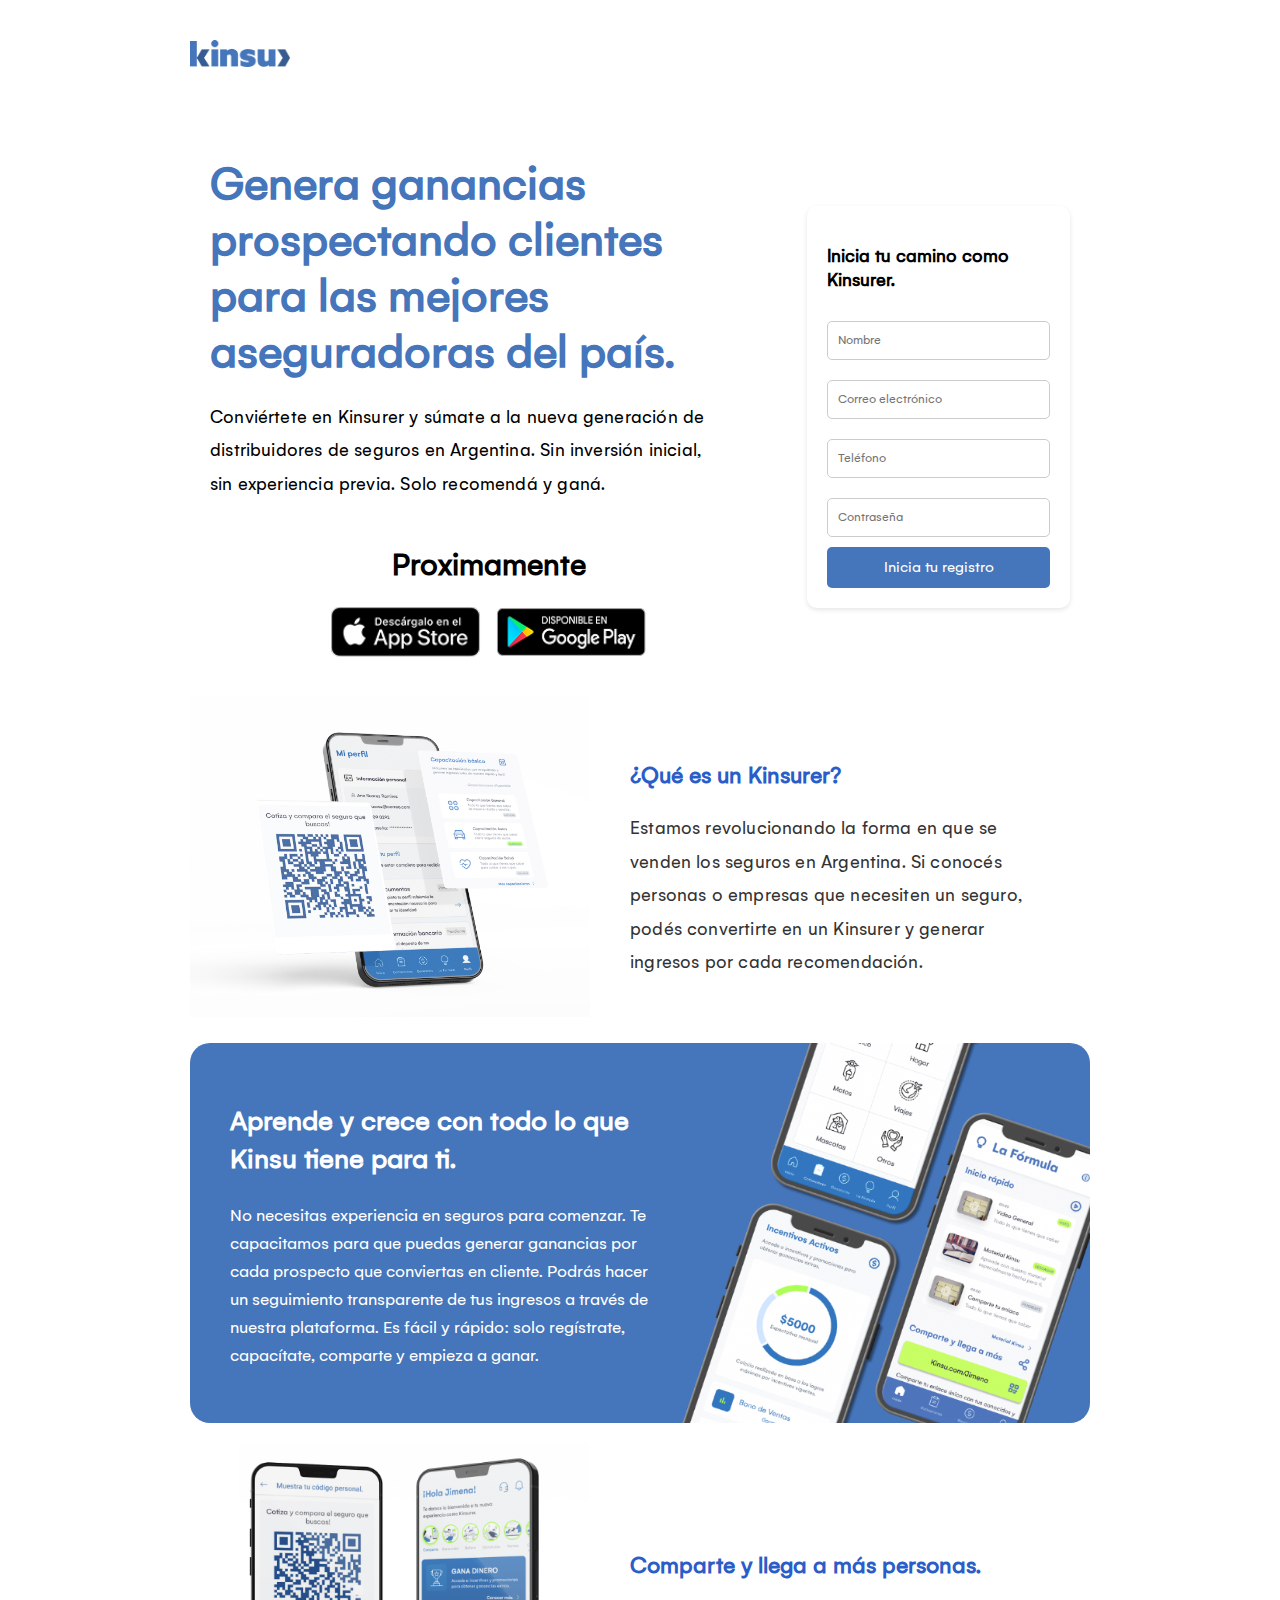
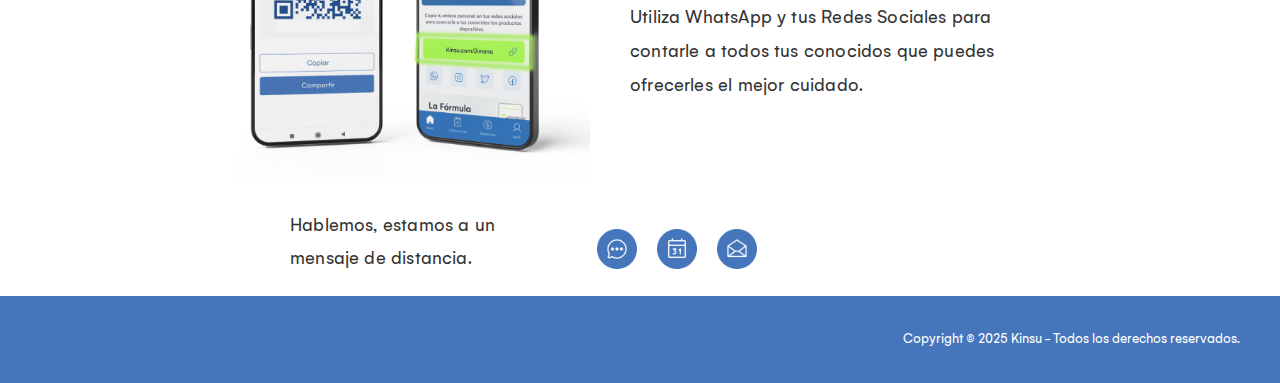
<file: kinsu_home/ar/html/landing_page.html>
<!DOCTYPE html>
<html lang="es">
<head>
    <meta charset="UTF-8">
    <meta name="viewport" content="width=device-width, initial-scale=1.0">
    <title>Landing Page - Kinsurer</title>
    <style>

        @font-face {
            font-family: 'Gelion';
            src: url('static/media/Gelion-Regular.ttf') format('truetype');
            font-weight: normal;
            font-style: normal;
        }

        @font-face {
            font-family: 'GelionBold';
            src: url('static/media/Gelion-Bold.ttf') format('truetype');
            font-weight: bold;
            font-style: normal;
        }

        @font-face {
            font-family: 'GelionItalic';
            src: url('static/media/Gelion-Italic.ttf') format('truetype');
            font-weight: normal;
            font-style: italic;
        }
        body {
            font-family: 'Gelion';
            margin: 0;
            padding: 0;
            background-color: #ffffff;
        }
        .container {
            width: 95%;
            max-width: 900px;
            margin: 0 auto;
            background-color: white;
            padding: 20px;
        }
        .header {
            display: flex;
            justify-content: space-between;
            align-items: center;
            padding: 20px 0;
            padding-bottom: 50px;
        }
        .section-main {
            display: flex;
            justify-content: space-between;
            align-items: center;
            gap: 40px;
            padding: 40px 20px;
        }
        .section-1 {
            display: flex;
            align-items: center;
            gap: 40px;
            margin: auto;
        }
        .section-1 h2 {
            font-size: 1.5em;
            color: #2A5DC8;
        }
        .section-1 p {
            font-size: 1.0em;
            color: #333;
        }
        .section-2 {
            display: flex;
            align-items: center;
            gap: 40px;
            margin: auto;
        }
        .section-2 p {
            font-size: 1.0em;
            color: #333;
        }
        .image-container {
            text-align: left;
            flex: 0.5;
        }
        .image-container img {
            width: 400px;
        }
        .section {
            padding: 40px 20px;
            text-align: center;
        }
        .section h2 {
            font-size: 2em;
            color: #2A5DC8;
        }
        .section p {
            font-size: 1.2em;
            color: #333;
        }
        .text-content {
            font-family: 'Gelion', sans-serif;
            flex: 1;
            text-align: left;
        }
        .text-content h3 {
            margin: 0px;
            font-size: 3rem;
            line-height: 1.167;
            letter-spacing: 0em;
            text-transform: none;
            font-family: "Gelion", sans-serif;
            color: rgb(69, 117, 186);
            margin-bottom: 20px;
        }
        .text-content h1 {
            text-align: center;
        }
        .text-content p {
            margin: 0px;
            line-height: 1.75;
            letter-spacing: 0.00938em;
            text-transform: none;
            font-family: "Gelion", sans-serif;
            font-size: 1.2rem;
            font-weight: 100;
            padding-right: 50px;
        }
        .download-buttons {
            display: flex;
            justify-content: center;
            gap: 15px;
            margin-top: 10px;
        }
        .form-container {
            background: #ffffff;
            padding: 20px;
            border-radius: 10px;
            box-shadow: 0 2px 5px rgba(0,0,0,0.1);
            text-align: left;
            max-width: 400px;
            flex: 0.4; /* Ocupa un 40% del espacio disponible */
        }
        .form-container input {
            font-family: 'Gelion';
            width: 90%;
            padding: 10px;
            margin: 10px 0;
            border: 1px solid #ccc;
            border-radius: 5px;
        }
        .form-container button {
            font-family: 'Gelion';
            width: 100%;
            padding: 10px;
            background: #4575ba;
            color: white;
            border: none;
            border-radius: 5px;
            font-size: 1em;
            cursor: pointer;
        }
        .blue-section {
            display: flex;
            background-color: #4575ba;
            align-items: center;
            justify-content: space-between;
            color: white;
            padding-left: 40px;
            border-radius: 20px;
            max-width: 1000px;
            margin: 20px auto;
            gap: 20px;
            overflow: hidden;
            height: 380px;
        }
        .blue-section-text {
            flex: 1; /* Ocupa el 50% del espacio */
            text-align: left;
            font-family: 'Gelion', sans-serif;
        }
        .blue-section-image {
            flex: 1;
            text-align: right;
            overflow: hidden;
        }
        .blue-section img {
            max-width: 100%;
            height: 100%;
            object-fit: cover; /* Hace que la imagen cubra toda el área sin dejar espacios */
            border-radius: 20px; 
        }
        .blue-section-text h2 {
            font-size: 1.8em;
            font-weight: bold;
        }
        .blue-section-text p {
            font-size: 1.1em;
            line-height: 1.6;
        }
        .footer {
            text-align: center;
            padding: 20px;
            font-size: 0.9em;
            color: #666;
        }

        .realfooter {
            width: 100%;
            background-color: #4575ba; /* Color azul */
            color: white;
            padding: 20px 20px 20px 40px; /* Espaciado interno */
            text-align: right; /* Alineación a la derecha */
            font-size: 0.9em;
            position: relative; /* Mantiene la estructura sin afectar el flujo */
            bottom: 0;
        }
        .realfooter p {
            margin-right: 80px;
        }

        .icons {
            display: flex;
            justify-content: center;
            gap: 20px;
            margin-top: 20px;
        }
        .icons p {
            padding-left: 100px;
            padding-right: 50px;
            max-width: 220px;
            font-family: "Gelion", sans-serif;
            font-size: 1.2rem;
            font-weight: 100;
        }
        .icons img {
            margin-top: 20px;
            margin-left: 20px;
            flex: 1;
            width: 40px;
        }
        @media (max-width: 768px) {
            .section-main {
                flex-direction: column;
                text-align: center;
            }
            .text-content {
                text-align: center;
            }
            .form-container {
                max-width: 100%;
                width: 90%;
            }
        }
        @media (max-width: 600px) {
            .text-content h3 {
                font-size: 2rem;
            }
            .text-content p {
                font-size: 1rem;
            }
            .section h1 {
                font-size: 1.8em;
            }
            .download-buttons img {
                width: 120px; /* Reducir tamaño de los botones */
            }
        }
        @media (max-width: 500px) {
            .icons {
                flex-direction: column;
                gap: 10px;
            }
            .icons img {
                width: 30px;
                height: 30px;
            }
        }
        @media (max-width: 768px) {
            .blue-section {
                flex-direction: column;
                text-align: center;
                padding: 30px;
            }

            .blue-section-text {
                text-align: center;
            }

            .blue-section-image {
                text-align: center;
            }
        }
    </style>
</head>
<body>

    <div class="container">
        <!-- Encabezado -->
        <div class="header">
            <img src="logo.png" alt="Kinsurer Logo" width="100">
        </div>

        <div class="section-main">
            <!-- Contenido de texto -->
            <div class="text-content">
                <h3>Genera ganancias prospectando clientes para las mejores aseguradoras del país.</h3>
                <p>Conviértete en Kinsurer y súmate a la nueva generación de distribuidores de seguros en Argentina. Sin inversión inicial, sin experiencia previa. Solo recomendá y ganá.</p>
                <br/>
                <h1>Proximamente</h1>
                <div class="download-buttons">
                    <img src="app_store.png" alt="App Store" width="150">
                    <img src="google_play.png" alt="Google Play" width="150">
                </div>
            </div>
        
            <!-- Formulario de registro -->
            <div class="form-container">
                <h3>Inicia tu camino como Kinsurer.</h3>
                <input type="text" placeholder="Nombre">
                <input type="email" placeholder="Correo electrónico">
                <input type="tel" placeholder="Teléfono">
                <input type="password" placeholder="Contraseña">
                <button>Inicia tu registro</button>
            </div>
        </div>
        
        <div class="section-1">
            <div class="image-container">
                <img src="static/media/image1.jpeg">
            </div>
            <!-- Sección informativa -->
            <div class="text-content">
                <h2>¿Qué es un Kinsurer?</h2>
                <p>Estamos revolucionando la forma en que se venden los seguros en Argentina. Si conocés personas o empresas que necesiten un seguro, podés convertirte en un Kinsurer y generar ingresos por cada recomendación.</p>
            </div>
        </div>

        <!-- Sección educativa con fondo azul -->
        <div class="blue-section">
            <div class="blue-section-text">
                <h2>Aprende y crece con todo lo que Kinsu tiene para ti.</h2>
                <p>No necesitas experiencia en seguros para comenzar. Te capacitamos para que puedas generar ganancias por cada prospecto que conviertas en cliente. Podrás hacer un seguimiento transparente de tus ingresos a través de nuestra plataforma. Es fácil y rápido: solo regístrate, capacítate, comparte y empieza a ganar.</p>
            </div>
            <div class="blue-section-image">
                <img src="static/media/fonos.png">
            </div>
        </div>

        <!-- Sección de compartir -->
        <div class="section-1">
            <div class="image-container">
                <img src="static/media/fonos2.png">
            </div>
            <!-- Sección informativa -->
            <div class="text-content">
                <h2>Comparte y llega a más personas.</h2>
                <p>Utiliza WhatsApp y tus Redes Sociales para contarle a todos tus conocidos que puedes ofrecerles el mejor cuidado.</p>
            </div>
        </div>


        <div class="section-2">
            <div class="icons">
                <div class="text-content">
                    <p>Hablemos, estamos a un mensaje de distancia.</p>
                </div>
                <div class="image-container">
                    <a href="#"><img src="static/media/chat.png" alt="Chat"></a><a href="#"><img src="static/media/calendar.png" alt="Calendario"></a><a href="#"><img src="static/media/email.png" alt="Correo"></a>
                </div>
            </div>
        </div>



    </div>
    <div class="realfooter">
        <p>Copyright © 2025 Kinsu - Todos los derechos reservados.</p>
    </div>

</body>
</html>
</file>
